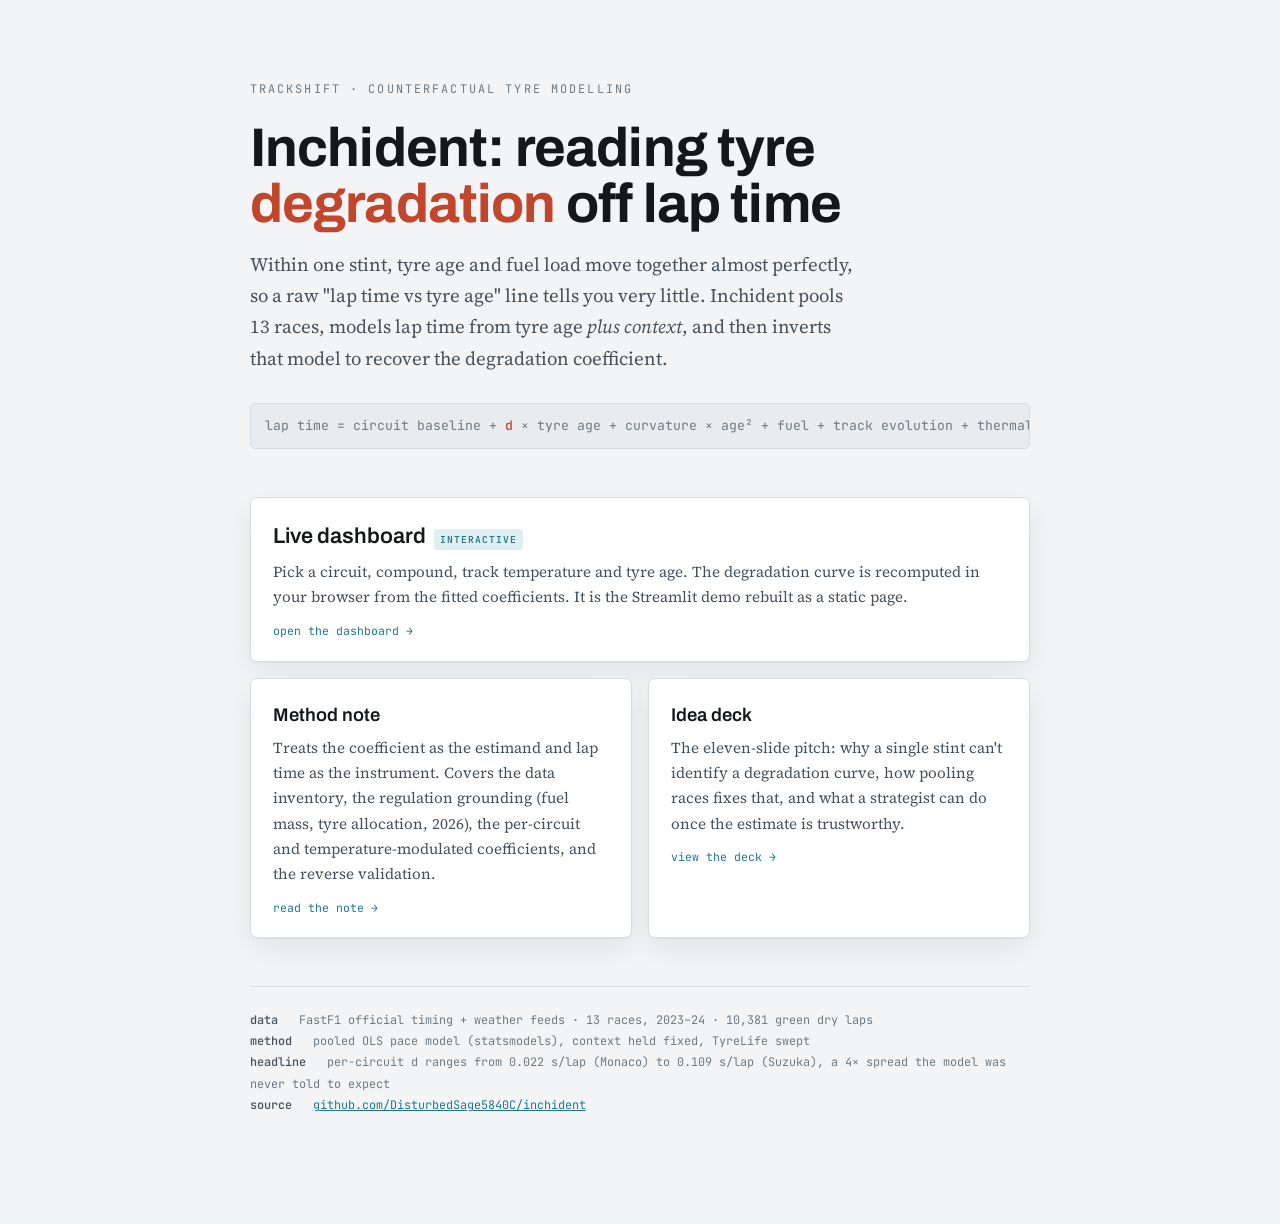
<file: web/index.html>
<!doctype html>
<html lang="en">
<head>
<meta charset="utf-8">
<title>Inchident</title>
<meta name="viewport" content="width=device-width, initial-scale=1">
<meta name="description" content="Counterfactual F1 tyre-degradation estimation: a method note, an idea deck, and a live degradation-curve dashboard.">
<link rel="preconnect" href="https://fonts.googleapis.com">
<link rel="preconnect" href="https://fonts.gstatic.com" crossorigin>
<link rel="stylesheet" href="https://fonts.googleapis.com/css2?family=Archivo:wght@500;600;700&family=Source+Serif+4:ital,opsz,wght@0,8..60,400;0,8..60,500;0,8..60,600&family=JetBrains+Mono:wght@400;500&display=swap">
<style>
  :root{
    --paper:#f2f4f5; --surface:#ffffff; --surface-2:#e8ecee;
    --ink:#14181b; --ink-soft:#46505a; --ink-faint:#6f7a83;
    --rule:#d7dde0; --rule-strong:#bfc8cc;
    --method:#1f7a8c; --method-wash:#e0eef1;
    --answer:#c1462b; --answer-wash:#f6e6e1; --answer-ink:#a3371f;
    --shadow:0 1px 2px rgba(15,20,25,.05), 0 10px 30px rgba(15,20,25,.07);
  }
  @media (prefers-color-scheme:dark){:root:not([data-theme="light"]){
    --paper:#0e1113; --surface:#161a1d; --surface-2:#1d2226;
    --ink:#e6e9ea; --ink-soft:#a9b2b8; --ink-faint:#79838a;
    --rule:#282f33; --rule-strong:#3a4247;
    --method:#52b9cb; --method-wash:#123037;
    --answer:#ef6a4c; --answer-wash:#2b1712; --answer-ink:#f2856b;
    --shadow:0 1px 2px rgba(0,0,0,.32), 0 12px 36px rgba(0,0,0,.46);
  }}
  :root[data-theme="dark"]{
    --paper:#0e1113; --surface:#161a1d; --surface-2:#1d2226;
    --ink:#e6e9ea; --ink-soft:#a9b2b8; --ink-faint:#79838a;
    --rule:#282f33; --rule-strong:#3a4247;
    --method:#52b9cb; --method-wash:#123037;
    --answer:#ef6a4c; --answer-wash:#2b1712; --answer-ink:#f2856b;
    --shadow:0 1px 2px rgba(0,0,0,.32), 0 12px 36px rgba(0,0,0,.46);
  }
  *{box-sizing:border-box}
  body{margin:0;background:var(--paper);color:var(--ink);
    font-family:"Source Serif 4",Georgia,serif;font-size:1.06rem;line-height:1.66;
    -webkit-font-smoothing:antialiased}
  a{color:var(--method)}
  main{max-width:52rem;margin:0 auto;padding:5rem 1.6rem 6rem}
  .kick{font-family:"JetBrains Mono",ui-monospace,monospace;font-size:.74rem;
    letter-spacing:.18em;text-transform:uppercase;color:var(--ink-faint);margin:0 0 1.3rem}
  h1{font-family:"Archivo",system-ui,sans-serif;font-weight:700;
    font-size:clamp(2.2rem,6vw,3.4rem);line-height:1.03;margin:0 0 1rem;
    letter-spacing:-.015em;text-wrap:balance}
  h1 .a{color:var(--answer)}
  .lede{font-size:1.18rem;color:var(--ink-soft);max-width:38rem;margin:0 0 1rem}
  .eq{font-family:"JetBrains Mono",ui-monospace,monospace;font-size:.82rem;
    color:var(--ink-faint);background:var(--surface-2);border:1px solid var(--rule);
    border-radius:5px;padding:.7rem .9rem;margin:1.8rem 0 3rem;overflow-x:auto;white-space:nowrap}
  .eq b{color:var(--answer);font-weight:500}
  .cards{display:grid;gap:1rem;grid-template-columns:1fr}
  @media (min-width:640px){.cards{grid-template-columns:1fr 1fr}
    .cards a.lead{grid-column:1 / -1}}
  a.card{display:block;text-decoration:none;color:inherit;background:var(--surface);
    border:1px solid var(--rule);border-radius:7px;padding:1.3rem 1.4rem;
    box-shadow:var(--shadow);transition:transform .12s ease,border-color .12s ease}
  a.card:hover{transform:translateY(-2px);border-color:var(--method)}
  @media (prefers-reduced-motion:reduce){a.card:hover{transform:none}}
  a.card .t{font-family:"Archivo",system-ui,sans-serif;font-weight:600;font-size:1.15rem;
    margin:0 0 .3rem;display:flex;align-items:baseline;gap:.5rem}
  a.card.lead .t{font-size:1.35rem}
  a.card .tag{font-family:"JetBrains Mono",ui-monospace,monospace;font-size:.6rem;
    letter-spacing:.1em;text-transform:uppercase;padding:.15rem .4rem;border-radius:3px;
    background:var(--answer-wash);color:var(--answer-ink)}
  a.card.lead .tag{background:var(--method-wash);color:var(--method)}
  a.card p{margin:0;font-size:.95rem;color:var(--ink-soft)}
  a.card .go{font-family:"JetBrains Mono",ui-monospace,monospace;font-size:.72rem;
    color:var(--method);margin-top:.7rem;display:block}
  .meta{margin-top:3rem;font-family:"JetBrains Mono",ui-monospace,monospace;
    font-size:.74rem;color:var(--ink-faint);line-height:1.8;
    border-top:1px solid var(--rule);padding-top:1.4rem}
  .meta b{color:var(--ink-soft);font-weight:500}
  :focus-visible{outline:2px solid var(--method);outline-offset:3px;border-radius:3px}
</style>
</head>
<body>
<main>
  <p class="kick">Trackshift · counterfactual tyre modelling</p>
  <h1>Inchident: reading tyre <span class="a">degradation</span> off lap time</h1>
  <p class="lede">Within one stint, tyre age and fuel load move together almost
  perfectly, so a raw "lap time vs tyre age" line tells you very little. Inchident
  pools 13&nbsp;races, models lap time from tyre age <em>plus context</em>, and then
  inverts that model to recover the degradation coefficient.</p>
  <div class="eq">lap time = circuit baseline + <b>d</b> × tyre age + curvature × age² + fuel + track evolution + thermal &nbsp;→&nbsp; solve for <b>d</b></div>

  <div class="cards">
    <a class="card lead" href="dashboard.html">
      <span class="t">Live dashboard <span class="tag">interactive</span></span>
      <p>Pick a circuit, compound, track temperature and tyre age. The degradation
      curve is recomputed in your browser from the fitted coefficients. It is the
      Streamlit demo rebuilt as a static page.</p>
      <span class="go">open the dashboard →</span>
    </a>

    <a class="card" href="degradation-estimation.html">
      <span class="t">Method note</span>
      <p>Treats the coefficient as the estimand and lap time as the instrument.
      Covers the data inventory, the regulation grounding (fuel mass, tyre
      allocation, 2026), the per-circuit and temperature-modulated coefficients,
      and the reverse validation.</p>
      <span class="go">read the note →</span>
    </a>

    <a class="card" href="idea-submission.html">
      <span class="t">Idea deck</span>
      <p>The eleven-slide pitch: why a single stint can't identify a degradation
      curve, how pooling races fixes that, and what a strategist can do once the
      estimate is trustworthy.</p>
      <span class="go">view the deck →</span>
    </a>
  </div>

  <p class="meta">
    <b>data</b> &nbsp; FastF1 official timing + weather feeds · 13 races, 2023–24 · 10,381 green dry laps<br>
    <b>method</b> &nbsp; pooled OLS pace model (statsmodels), context held fixed, TyreLife swept<br>
    <b>headline</b> &nbsp; per-circuit d ranges from 0.022 s/lap (Monaco) to 0.109 s/lap (Suzuka), a 4× spread the model was never told to expect<br>
    <b>source</b> &nbsp; <a href="https://github.com/DisturbedSage5840C/inchident">github.com/DisturbedSage5840C/inchident</a>
  </p>
</main>
</body>
</html>
</file>
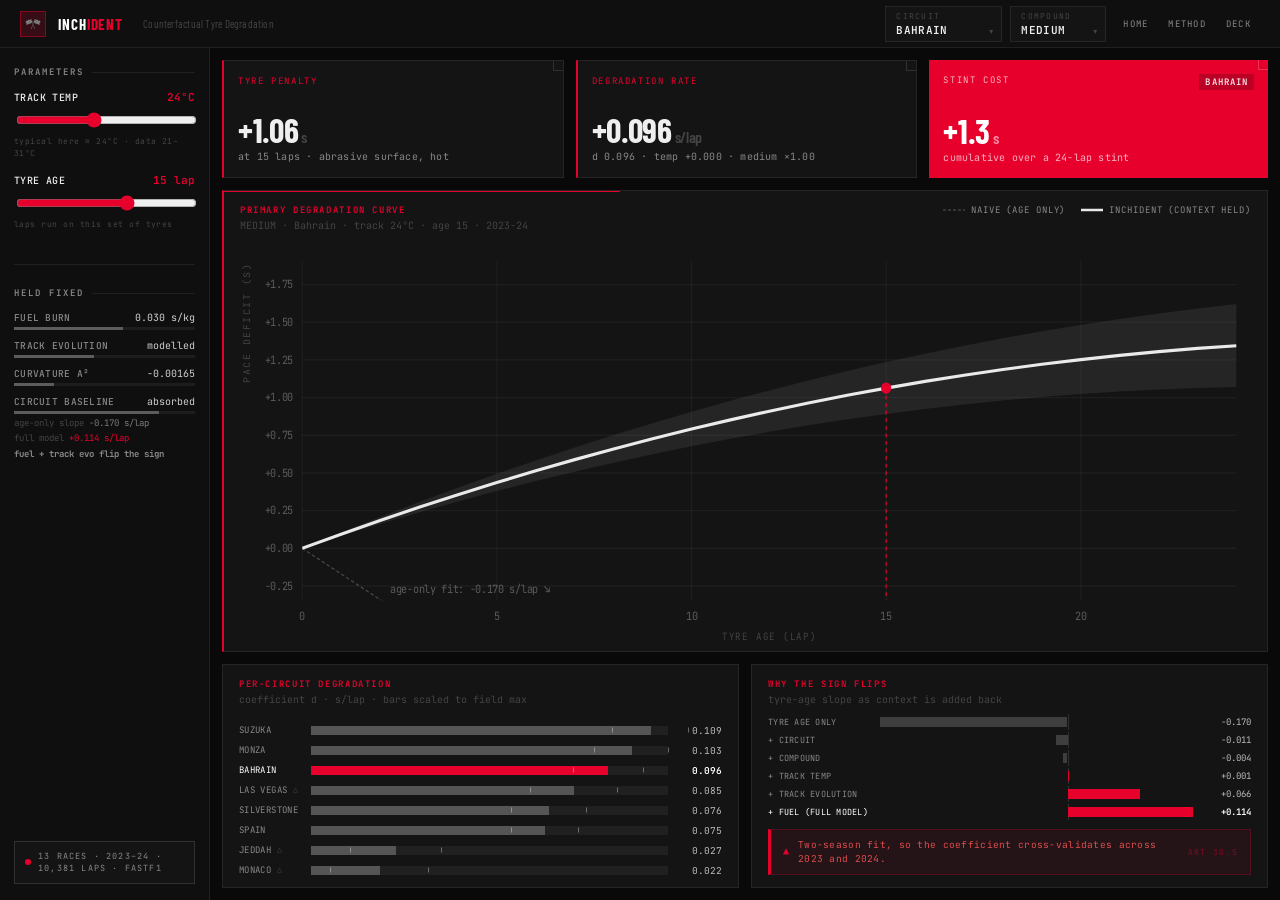
<file: web/dashboard.html>
<!doctype html>
<html lang="en">
<head>
<meta charset="utf-8">
<title>Inchident Console</title>
<meta name="viewport" content="width=device-width, initial-scale=1">
<meta name="description" content="Live degradation console. Pick circuit, compound, track temperature and tyre age; the counterfactual degradation curve and coefficients are recomputed in-browser from a model fitted on 13 F1 races.">
<link rel="preconnect" href="https://fonts.googleapis.com">
<link rel="preconnect" href="https://fonts.gstatic.com" crossorigin>
<link rel="stylesheet" href="https://fonts.googleapis.com/css2?family=Barlow+Condensed:wght@400;500;600;700;800&family=JetBrains+Mono:wght@400;500;600;700&display=swap">
<style>
  :root{
    --bg:#090909; --surface:#0f0f10; --panel:#141415; --panel-raised:#1a1a1b;
    --border:rgba(255,255,255,.07); --border-mid:rgba(255,255,255,.12);
    --text-primary:#efefef; --text-secondary:#888; --text-muted:#444; --text-label:#666;
    --red:#e8002d; --red-dim:rgba(232,0,45,.18); --red-mid:rgba(232,0,45,.45);
    --mono:"JetBrains Mono",ui-monospace,monospace;
    --condensed:"Barlow Condensed",system-ui,sans-serif;
  }
  *{box-sizing:border-box}
  *{scrollbar-width:thin;scrollbar-color:var(--border-mid) transparent}
  html,body{height:100%}
  body{
    margin:0;background:var(--bg);color:var(--text-primary);
    font-family:var(--condensed);font-feature-settings:"ss01","ss02";
    -webkit-font-smoothing:antialiased;overflow:hidden;
  }
  a{color:inherit;text-decoration:none}
  .mono{font-family:var(--mono)}
  .lbl{font-family:var(--mono);font-size:9px;letter-spacing:.18em;text-transform:uppercase;color:var(--text-label)}
  .app{display:flex;flex-direction:column;height:100%}

  /* header */
  header{
    height:48px;flex-shrink:0;display:flex;align-items:center;justify-content:space-between;
    padding:0 20px;border-bottom:1px solid var(--border);background:var(--surface);gap:16px;
  }
  .brand{display:flex;align-items:center;gap:12px;min-width:0}
  .brand__mk{width:26px;height:26px;flex-shrink:0;display:flex;align-items:center;justify-content:center;
    border:1px solid var(--red-mid);background:var(--red-dim)}
  .brand__mk img{width:16px;height:16px;object-fit:contain}
  .brand__name{font-family:var(--condensed);font-weight:700;font-size:15px;letter-spacing:.06em;color:#fff;white-space:nowrap}
  .brand__name b{color:var(--red);font-weight:700}
  .brand__sub{font-family:var(--condensed);font-weight:400;font-size:11px;letter-spacing:.02em;color:var(--text-muted);margin-left:8px;white-space:nowrap}
  .hbar{display:flex;align-items:center;gap:8px;flex-shrink:0}
  .chip{display:flex;flex-direction:column;justify-content:center;padding:4px 10px;border:1px solid var(--border);background:var(--panel);min-width:96px;position:relative}
  .chip>span:first-child{font-family:var(--mono);font-size:8px;letter-spacing:.16em;color:var(--text-muted);text-transform:uppercase}
  .chip select{
    -webkit-appearance:none;appearance:none;background:transparent;border:0;padding:2px 14px 0 0;margin:0;
    font-family:var(--mono);font-size:11px;font-weight:600;letter-spacing:.03em;color:var(--text-primary);
    width:100%;cursor:pointer;outline:none;
  }
  .chip::after{content:"▾";position:absolute;right:8px;bottom:5px;font-size:8px;color:var(--text-muted);pointer-events:none}
  .chip select option{background:#161616;color:#efefef}
  .nav{display:flex;gap:2px}
  .nav a{font-family:var(--mono);font-size:9px;letter-spacing:.14em;text-transform:uppercase;color:var(--text-secondary);
    padding:6px 8px;border:1px solid transparent}
  .nav a:hover{color:#eee;border-color:var(--border)}

  /* body split */
  .body{display:flex;flex:1;overflow:hidden}

  /* sidebar */
  aside{
    width:210px;flex-shrink:0;background:var(--surface);border-right:1px solid var(--border);
    display:flex;flex-direction:column;padding:16px 14px;overflow-y:auto;gap:4px;
  }
  .sect{display:flex;align-items:center;gap:8px;margin:2px 0 12px}
  .sect span{font-family:var(--mono);font-size:9px;letter-spacing:.22em;font-weight:600;text-transform:uppercase;color:var(--text-secondary);white-space:nowrap}
  .sect .ln{flex:1;height:1px;background:var(--border)}
  .divider{height:1px;background:var(--border);margin:16px 0}

  .fld{margin-bottom:14px}
  .fld__top{display:flex;justify-content:space-between;align-items:baseline;margin-bottom:6px}
  .fld__top b{font-family:var(--mono);font-size:10px;font-weight:500;letter-spacing:.04em;color:var(--text-primary);text-transform:uppercase}
  .fld__top i{font-family:var(--mono);font-size:11px;font-style:normal;color:var(--red);font-weight:600}
  .fld input[type=range]{width:100%;height:16px;accent-color:var(--red);cursor:pointer;background:transparent}
  .fld small{display:block;font-family:var(--mono);font-size:8px;letter-spacing:.06em;color:var(--text-muted);margin-top:4px;line-height:1.5}

  .held{display:flex;flex-direction:column;gap:9px}
  .held__row{display:flex;flex-direction:column;gap:3px}
  .held__row .k{display:flex;justify-content:space-between;align-items:baseline}
  .held__row .k b{font-family:var(--mono);font-size:9.5px;font-weight:500;color:var(--text-secondary);text-transform:uppercase;letter-spacing:.03em}
  .held__row .k i{font-family:var(--mono);font-size:10px;font-style:normal;color:#cfcfcf}
  .held__bar{height:3px;background:rgba(255,255,255,.06)}
  .held__bar span{display:block;height:100%;background:rgba(255,255,255,.28)}

  .flip{margin-top:2px;font-family:var(--mono);font-size:9px;line-height:1.7;color:var(--text-muted)}
  .flip b{color:var(--text-secondary)}
  .flip .neg{color:#7a7a7a}
  .flip .pos{color:var(--red)}

  .spacer{flex:1}
  .provenance{
    margin-top:14px;padding:8px 10px;border:1px solid var(--border-mid);background:var(--panel);
    font-family:var(--mono);font-size:8.5px;letter-spacing:.14em;text-transform:uppercase;color:var(--text-secondary);
    display:flex;align-items:center;gap:7px;line-height:1.5;
  }
  .provenance .dot{width:6px;height:6px;border-radius:50%;background:var(--red);flex-shrink:0;animation:pulse 2.4s ease-in-out infinite}
  @keyframes pulse{0%,100%{opacity:1}50%{opacity:.25}}
  @media (prefers-reduced-motion:reduce){.provenance .dot{animation:none}}

  /* main */
  main{flex:1;display:flex;flex-direction:column;padding:12px;gap:12px;overflow:hidden;min-width:0}

  .kpis{display:flex;gap:12px;flex-shrink:0;height:118px}
  .kpi{
    flex:1;display:flex;flex-direction:column;justify-content:space-between;padding:14px;position:relative;overflow:hidden;
    background:var(--panel);border:1px solid var(--border);border-left:2px solid var(--red);
  }
  .kpi.exec{background:var(--red);border:none}
  .kpi__corner{position:absolute;top:0;right:0;width:10px;height:10px;
    border-left:1px solid var(--border-mid);border-bottom:1px solid var(--border-mid)}
  .kpi.exec .kpi__corner{border-color:rgba(255,255,255,.2)}
  .kpi__top{display:flex;align-items:flex-start;justify-content:space-between;position:relative}
  .kpi__k{font-family:var(--mono);font-size:9px;letter-spacing:.18em;text-transform:uppercase;color:var(--red)}
  .kpi.exec .kpi__k{color:rgba(255,255,255,.7)}
  .kpi__tag{font-family:var(--mono);font-size:9px;font-weight:600;letter-spacing:.12em;padding:2px 6px;
    background:rgba(255,255,255,.06);color:#8a8a8a}
  .kpi.exec .kpi__tag{background:rgba(0,0,0,.2);color:rgba(255,255,255,.9)}
  .kpi__v{font-family:var(--condensed);font-weight:700;font-size:34px;line-height:1;letter-spacing:-.01em;
    color:var(--text-primary);margin:8px 0 3px}
  .kpi.exec .kpi__v{color:#fff}
  .kpi__s{font-family:var(--mono);font-size:10px;letter-spacing:.02em;color:var(--text-secondary)}
  .kpi.exec .kpi__s{color:rgba(255,255,255,.7)}
  .kpi__v .unit{font-size:16px;font-weight:600;color:var(--text-muted);margin-left:3px}
  .kpi.exec .kpi__v .unit{color:rgba(255,255,255,.55)}

  .card{background:var(--panel);border:1px solid var(--border);position:relative;display:flex;flex-direction:column;min-height:0}
  .card--primary{border-left:2px solid var(--red)}
  .card__accent{position:absolute;top:0;left:0;height:1px;width:38%;background:var(--red)}
  .card__hd{display:flex;align-items:flex-start;justify-content:space-between;padding:13px 16px 8px;flex-shrink:0;gap:12px}
  .card__hd h3{margin:0;font-family:var(--mono);font-size:9px;letter-spacing:.18em;text-transform:uppercase;color:var(--red);font-weight:600}
  .card__hd .meta{font-family:var(--mono);font-size:10px;color:var(--text-muted);margin-top:3px}
  .legend{display:flex;gap:16px;align-items:center;flex-wrap:nowrap;flex-shrink:0}
  .legend div{display:flex;align-items:center;gap:6px}
  .legend .lbl{color:var(--text-secondary);white-space:nowrap;letter-spacing:.1em}

  .chartbox{flex:1;min-height:0;padding:0 10px 8px}
  svg{display:block;width:100%;height:100%}

  .row3{display:flex;gap:12px;flex-shrink:0;height:224px}
  .row3 .card{flex:1;min-width:0}
  .barsbox{flex:1;min-height:0;padding:6px 16px 10px;overflow:hidden}
  .barrow{display:grid;grid-template-columns:64px 1fr 46px;align-items:center;gap:8px;height:20px}
  .barrow .nm{font-family:var(--mono);font-size:9px;text-transform:uppercase;letter-spacing:.04em;color:var(--text-secondary);white-space:nowrap;overflow:hidden;text-overflow:ellipsis}
  .barrow.on .nm{color:#fff}
  .barrow .track{position:relative;height:9px;background:rgba(255,255,255,.05)}
  .barrow .fill{position:absolute;left:0;top:0;height:100%;background:rgba(255,255,255,.24)}
  .barrow.on .fill{background:var(--red)}
  .barrow .ci{position:absolute;top:50%;height:5px;transform:translateY(-50%);border-left:1px solid rgba(255,255,255,.35);border-right:1px solid rgba(255,255,255,.35)}
  .barrow .vv{font-family:var(--mono);font-size:9.5px;color:#bbb;text-align:right}
  .barrow.on .vv{color:#fff;font-weight:600}
  .barrow .star{color:var(--text-muted);font-size:8px}

  .flipbox{flex:1;min-height:0;padding:8px 16px;display:flex;flex-direction:column;gap:6px;justify-content:center}
  .fliprow{display:grid;grid-template-columns:104px 1fr 50px;align-items:center;gap:8px;height:19px}
  .fliprow .nm{font-family:var(--mono);font-size:8.5px;text-transform:uppercase;letter-spacing:.03em;color:var(--text-secondary);white-space:nowrap;overflow:hidden;text-overflow:ellipsis}
  .fliprow .dbar{position:relative;height:10px}
  .fliprow .dbar .zero{position:absolute;top:-3px;bottom:-3px;width:1px;background:var(--border-mid)}
  .fliprow .dbar .seg{position:absolute;top:0;height:100%}
  .fliprow .neg{background:rgba(255,255,255,.18)}
  .fliprow .pos{background:var(--red)}
  .fliprow .vv{font-family:var(--mono);font-size:9px;text-align:right;color:#bbb}
  .fliprow.last .nm{color:#fff}
  .fliprow.last .vv{color:#fff;font-weight:600}

  .alert{margin:8px 16px 12px;flex-shrink:0;display:flex;align-items:center;gap:9px;padding:8px 12px;
    background:rgba(232,0,45,.07);border:1px solid rgba(232,0,45,.25);border-left:3px solid var(--red)}
  .alert .mk{font-family:var(--mono);font-size:10px;color:var(--red)}
  .alert .tx{font-family:var(--mono);font-size:9.5px;letter-spacing:.03em;color:rgba(232,80,80,.95);line-height:1.5}
  .alert .rt{margin-left:auto;font-family:var(--mono);font-size:8px;letter-spacing:.16em;color:rgba(232,0,45,.5);flex-shrink:0}

  /* svg text helpers */
  .ax{fill:rgba(255,255,255,.3);font:9px "JetBrains Mono",monospace}
  .axt{fill:rgba(255,255,255,.2);font:8px "JetBrains Mono",monospace;letter-spacing:.12em}
  .grid{stroke:rgba(255,255,255,.045)}

  @media (max-width:1000px){
    body{overflow:auto}
    .app{height:auto;min-height:100%}
    .body{flex-direction:column;overflow:visible}
    aside{width:auto;border-right:none;border-bottom:1px solid var(--border);flex-direction:row;flex-wrap:wrap;gap:16px 24px;align-items:flex-start}
    aside>*{flex:1;min-width:150px}
    .sect{margin-bottom:8px}
    .divider{display:none}
    .spacer{display:none}
    .provenance{width:100%;flex-basis:100%}
    main{overflow:visible}
    .kpis,.row3{height:auto;flex-wrap:wrap}
    .kpi{min-width:150px}
    .row3 .card{min-width:260px;min-height:220px}
    .card[style]{flex:none!important}
    .card--primary{min-height:400px}
    .card__hd{flex-wrap:wrap;gap:6px}
    .legend{flex-wrap:wrap;gap:10px 14px}
    .chartbox{height:320px;flex:1}
  }
  @media (max-width:560px){
    header{height:auto;flex-wrap:wrap;padding:10px 14px;gap:10px}
    .hbar{flex-wrap:wrap}
    .brand__sub{display:none}
    .kpi{flex-basis:100%}
    .row3 .card{flex-basis:100%}
  }
</style>
</head>
<body>
<div class="app">

  <header>
    <div class="brand">
      <span class="brand__mk"><img alt="Inchident" src="[data-uri]"></span>
      <span class="brand__name">INCH<b>IDENT</b></span>
      <span class="brand__sub">Counterfactual Tyre Degradation</span>
    </div>
    <div class="hbar">
      <label class="chip"><span>Circuit</span><select id="circuit" aria-label="Circuit"></select></label>
      <label class="chip"><span>Compound</span><select id="compound" aria-label="Tyre compound"></select></label>
      <nav class="nav">
        <a href="index.html">Home</a>
        <a href="degradation-estimation.html">Method</a>
        <a href="idea-submission.html">Deck</a>
      </nav>
    </div>
  </header>

  <div class="body">
    <aside>
      <div>
        <div class="sect"><span>Parameters</span><div class="ln"></div></div>
        <div class="fld">
          <div class="fld__top"><b>Track Temp</b><i><span id="temp-val"></span>°C</i></div>
          <input type="range" id="temp" min="10" max="55" step="1" aria-label="Track temperature in Celsius">
          <small id="temp-hint"></small>
        </div>
        <div class="fld">
          <div class="fld__top"><b>Tyre Age</b><i><span id="age-val"></span> lap</i></div>
          <input type="range" id="age" min="0" max="35" step="1" aria-label="Tyre age in laps">
          <small>laps run on this set of tyres</small>
        </div>
      </div>

      <div class="divider"></div>

      <div>
        <div class="sect"><span>Held Fixed</span><div class="ln"></div></div>
        <div class="held">
          <div class="held__row">
            <div class="k"><b>Fuel burn</b><i>0.030 s/kg</i></div>
            <div class="held__bar"><span style="width:60%"></span></div>
          </div>
          <div class="held__row">
            <div class="k"><b>Track evolution</b><i>modelled</i></div>
            <div class="held__bar"><span style="width:44%"></span></div>
          </div>
          <div class="held__row">
            <div class="k"><b>Curvature a²</b><i>−0.00165</i></div>
            <div class="held__bar"><span style="width:22%"></span></div>
          </div>
          <div class="held__row">
            <div class="k"><b>Circuit baseline</b><i>absorbed</i></div>
            <div class="held__bar"><span style="width:80%"></span></div>
          </div>
        </div>
        <p class="flip">
          age-only slope <span class="neg">−0.170 s/lap</span><br>
          full model <span class="pos">+0.114 s/lap</span><br>
          <b>fuel + track evo flip the sign</b>
        </p>
      </div>

      <div class="spacer"></div>
      <div class="provenance">
        <span class="dot"></span>
        <span id="prov">13 races · 2023–24 · 10,381 laps · FastF1</span>
      </div>
    </aside>

    <main>
      <div class="kpis">
        <div class="kpi">
          <span class="kpi__corner"></span>
          <div class="kpi__top"><span class="kpi__k">Tyre Penalty</span></div>
          <div>
            <div class="kpi__v" id="k-pen">–</div>
            <div class="kpi__s" id="k-pen-s">vs fresh tyre · context held</div>
          </div>
        </div>
        <div class="kpi">
          <span class="kpi__corner"></span>
          <div class="kpi__top"><span class="kpi__k">Degradation Rate</span></div>
          <div>
            <div class="kpi__v" id="k-rate">–</div>
            <div class="kpi__s" id="k-rate-s">effective d at these conditions</div>
          </div>
        </div>
        <div class="kpi exec">
          <span class="kpi__corner"></span>
          <div class="kpi__top"><span class="kpi__k">Stint Cost</span><span class="kpi__tag" id="k-cost-tag">STINT</span></div>
          <div>
            <div class="kpi__v" id="k-cost">–</div>
            <div class="kpi__s" id="k-cost-s">cumulative loss over the stint</div>
          </div>
        </div>
      </div>

      <div class="card card--primary" style="flex:1 1 0">
        <span class="card__accent"></span>
        <div class="card__hd">
          <div>
            <h3>Primary Degradation Curve</h3>
            <div class="meta" id="chart-meta">–</div>
          </div>
          <div class="legend">
            <div><svg width="22" height="6"><line x1="0" y1="3" x2="22" y2="3" stroke="rgba(255,255,255,.28)" stroke-width="1" stroke-dasharray="3 2"/></svg><span class="lbl">Naive (age only)</span></div>
            <div><svg width="22" height="6"><line x1="0" y1="3" x2="22" y2="3" stroke="rgba(255,255,255,.9)" stroke-width="2.5"/></svg><span class="lbl">Inchident (context held)</span></div>
          </div>
        </div>
        <div class="chartbox"><svg id="chart" viewBox="0 0 900 320" preserveAspectRatio="none" role="img" aria-label="Degradation penalty versus tyre age"></svg></div>
      </div>

      <div class="row3">
        <div class="card">
          <div class="card__hd"><div><h3>Per-Circuit Degradation</h3><div class="meta">coefficient d · s/lap · bars scaled to field max</div></div></div>
          <div class="barsbox" id="bars"></div>
        </div>
        <div class="card">
          <div class="card__hd"><div><h3>Why The Sign Flips</h3><div class="meta">tyre-age slope as context is added back</div></div></div>
          <div class="flipbox" id="flip"></div>
          <div class="alert">
            <span class="mk">▲</span>
            <span class="tx" id="alert-tx">SOFT coefficient carries selection bias: softs are pitted before the cliff (FIA Art. 30.5).</span>
            <span class="rt">ART 30.5</span>
          </div>
        </div>
      </div>
    </main>
  </div>
</div>

<script>
const COEF = {"circuits":{"Suzuka":0.1094,"Monza":0.1033,"Bahrain":0.0956,"Las Vegas":0.0846,"Silverstone":0.0765,"Spain":0.0752,"Jeddah":0.0274,"Monaco":0.022},"ci":{"Suzuka":[0.097,0.1217],"Monza":[0.0912,0.1153],"Bahrain":[0.0842,0.1071],"Las Vegas":[0.0705,0.0988],"Silverstone":[0.0642,0.0889],"Spain":[0.0642,0.0863],"Jeddah":[0.0125,0.0423],"Monaco":[0.006,0.0379]},"circuit_note":{"Suzuka":"fast, high-energy corners","Monza":"low downforce, heavy braking","Bahrain":"abrasive surface, hot","Las Vegas":"cold night, long straights","Silverstone":"fast, cool, flowing","Spain":"sustained-load corners","Jeddah":"smooth street, low abrasion","Monaco":"lowest energy, management race"},"curvature":-0.00165,"temp_slope_per_degC":0.00042,"mean_track_temp":33.7,"compound_mult":{"HARD":1.022,"MEDIUM":1.0,"SOFT":1.108},"meta":{"Bahrain":{"tt_typ":24,"tt_lo":21,"tt_hi":31,"compounds":["HARD","MEDIUM","SOFT"],"paired":true,"year":"2023-24","maxage":24},"Jeddah":{"tt_typ":31,"tt_lo":30,"tt_hi":32,"compounds":["HARD","MEDIUM","SOFT"],"paired":false,"year":"2024","maxage":35},"Las Vegas":{"tt_typ":17,"tt_lo":16,"tt_hi":19,"compounds":["HARD","MEDIUM"],"paired":false,"year":"2024","maxage":26},"Monaco":{"tt_typ":46,"tt_lo":40,"tt_hi":49,"compounds":["HARD","MEDIUM","SOFT"],"paired":false,"year":"2024","maxage":35},"Monza":{"tt_typ":44,"tt_lo":41,"tt_hi":51,"compounds":["HARD","MEDIUM"],"paired":true,"year":"2023-24","maxage":34},"Silverstone":{"tt_typ":29,"tt_lo":24,"tt_hi":33,"compounds":["HARD","MEDIUM","SOFT"],"paired":true,"year":"2023-24","maxage":29},"Spain":{"tt_typ":33,"tt_lo":27,"tt_hi":43,"compounds":["HARD","MEDIUM","SOFT"],"paired":true,"year":"2023-24","maxage":29},"Suzuka":{"tt_typ":37,"tt_lo":31,"tt_hi":44,"compounds":["HARD","MEDIUM","SOFT"],"paired":true,"year":"2023-24","maxage":26}},"n_laps":10381,"n_races":13,"fuel_s_per_kg":{"prior":0.03,"recovered":0.0302},"naive_s_per_lap":-0.17,"full_s_per_lap":0.1137,"slope_progression":[{"label":"tyre age only","slope":-0.17},{"label":"+ circuit","slope":-0.0107},{"label":"+ compound","slope":-0.0042},{"label":"+ track temp","slope":0.0008},{"label":"+ track evolution","slope":0.0662},{"label":"+ fuel  (full model)","slope":0.1137}],"formula":"D(a) = (d_circuit + temp_slope*(trackTemp - circuit_typical_temp)) * compound_mult * a  +  curvature * a^2"};

const $ = id => document.getElementById(id);
const NS = "http://www.w3.org/2000/svg";
const circuitSel = $("circuit"), compoundSel = $("compound"), tempSl = $("temp"), ageSl = $("age");
const CIRCUITS = Object.keys(COEF.circuits);
const RANKED = [...CIRCUITS].sort((a,b)=>COEF.circuits[b]-COEF.circuits[a]);
CIRCUITS.forEach(c => circuitSel.add(new Option(c.toUpperCase(), c)));

const fmt = (x,dp=2) => (x>=0?"+":"−") + Math.abs(x).toFixed(dp);

function rate(circuitD, temp, circuit, compound){
  const typ = COEF.meta[circuit].tt_typ;
  return (circuitD + COEF.temp_slope_per_degC*(temp - typ)) * COEF.compound_mult[compound];
}
// concave global curvature can pull very low-deg circuits below zero mid-stint;
// a worn tyre is never faster than a fresh one, so clamp the reading at zero.
const penalty = (d,a) => Math.max(0, d*a + COEF.curvature*a*a);

function syncCompound(){
  const avail = COEF.meta[circuitSel.value].compounds;
  const prev = compoundSel.value;
  compoundSel.innerHTML = "";
  avail.forEach(c => compoundSel.add(new Option(c, c)));
  compoundSel.value = avail.includes(prev) ? prev : avail.includes("MEDIUM") ? "MEDIUM" : avail[0];
}
function syncRanges(){
  const m = COEF.meta[circuitSel.value];
  tempSl.min = Math.max(5, m.tt_lo - 8);
  tempSl.max = m.tt_hi + 8;
  if (tempSl.dataset.touched !== "1") tempSl.value = m.tt_typ;
  tempSl.value = Math.min(Math.max(+tempSl.value, +tempSl.min), +tempSl.max);
  ageSl.max = m.maxage;
  ageSl.value = Math.min(+ageSl.value, +ageSl.max);
  $("temp-hint").textContent = `typical here ≈ ${m.tt_typ}°C · data ${m.tt_lo}–${m.tt_hi}°C`;
}

function el(tag, attrs, txt){
  const n = document.createElementNS(NS, tag);
  for (const k in attrs) n.setAttribute(k, attrs[k]);
  if (txt != null) n.textContent = txt;
  return n;
}

function drawChart(circuit, compound, temp, age){
  const svg = $("chart");
  svg.innerHTML = "";
  const W = 900, H = 320, L = 60, R = 18, T = 16, B = 34;
  const maxAge = COEF.meta[circuit].maxage;
  const d   = rate(COEF.circuits[circuit], temp, circuit, compound);
  const dLo = rate(COEF.ci[circuit][0],   temp, circuit, compound);
  const dHi = rate(COEF.ci[circuit][1],   temp, circuit, compound);
  const naive = COEF.naive_s_per_lap;
  const yMax = Math.max(0.5, penalty(dHi, maxAge) * 1.18);
  const yMin = -0.18 * yMax;
  const x = a => L + (W-L-R) * a / maxAge;
  const y = v => T + (H-T-B) * (1 - (v - yMin) / (yMax - yMin));

  const clipId = "plot";
  const defs = el("defs"); const cp = el("clipPath", {id: clipId});
  cp.appendChild(el("rect", {x:L, y:T, width:W-L-R, height:H-T-B}));
  defs.appendChild(cp); svg.appendChild(defs);

  // gridlines + y ticks
  const step = yMax > 2 ? 0.5 : yMax > 1 ? 0.25 : 0.1;
  for (let v = Math.ceil(yMin/step)*step; v <= yMax + 1e-9; v += step){
    svg.appendChild(el("line", {x1:L, y1:y(v), x2:W-R, y2:y(v), class:"grid", "stroke-width": Math.abs(v)<1e-9?1.4:1, stroke: Math.abs(v)<1e-9?"rgba(255,255,255,.14)":"rgba(255,255,255,.045)"}));
    svg.appendChild(el("text", {x:L-8, y:y(v)+3, class:"ax", "text-anchor":"end"}, `${v>=0?"+":"−"}${Math.abs(v).toFixed(2)}`));
  }
  // x ticks
  for (let a = 0; a <= maxAge; a += 5){
    svg.appendChild(el("line", {x1:x(a), y1:T, x2:x(a), y2:H-B, class:"grid"}));
    svg.appendChild(el("text", {x:x(a), y:H-B+16, class:"ax", "text-anchor":"middle"}, a));
  }
  svg.appendChild(el("text", {x:(L+W-R)/2, y:H-2, class:"axt", "text-anchor":"middle"}, "TYRE AGE (LAP)"));
  svg.appendChild(el("text", {x:14, y:T+2, class:"axt", "text-anchor":"end", transform:`rotate(-90 14 ${T+2})`}, "PACE DEFICIT (S)"));

  const g = el("g", {"clip-path":`url(#${clipId})`});

  // CI band
  const top = [], bot = [];
  for (let a = 0; a <= maxAge; a++){ top.push(`${a?"L":"M"}${x(a)},${y(penalty(dHi,a))}`); }
  for (let a = maxAge; a >= 0; a--){ bot.push(`L${x(a)},${y(penalty(dLo,a))}`); }
  g.appendChild(el("path", {d: top.join("")+bot.join("")+"Z", fill:"rgba(255,255,255,.07)", stroke:"none"}));

  // naive line (age-only)
  const nline = [];
  for (let a = 0; a <= maxAge; a++){ nline.push(`${a?"L":"M"}${x(a)},${y(naive*a)}`); }
  g.appendChild(el("path", {d:nline.join(""), fill:"none", stroke:"rgba(255,255,255,.22)", "stroke-width":1, "stroke-dasharray":"3 2"}));

  // clean curve
  const cline = [];
  for (let a = 0; a <= maxAge; a++){ cline.push(`${a?"L":"M"}${x(a)},${y(penalty(d,a))}`); }
  g.appendChild(el("path", {d:cline.join(""), fill:"none", stroke:"rgba(255,255,255,.9)", "stroke-width":2.5, "stroke-linejoin":"round"}));

  // current-age marker
  const px = x(age), py = y(penalty(d, age));
  g.appendChild(el("line", {x1:px, y1:py, x2:px, y2:H-B, stroke:"var(--red)", "stroke-width":1, "stroke-dasharray":"3 3"}));
  g.appendChild(el("circle", {cx:px, cy:py, r:4.5, fill:"var(--red)"}));
  svg.appendChild(g);

  // naive annotation: sit it just above where the age-only line dives off the floor
  const naiveExit = Math.min(maxAge, yMin / naive);
  svg.appendChild(el("text", {x:x(naiveExit)+8, y:y(yMin)-6, class:"ax", fill:"rgba(255,255,255,.34)", "text-anchor":"start"}, "age-only fit: −0.170 s/lap ↘"));
}

function drawBars(circuit){
  const box = $("bars"); box.innerHTML = "";
  const fieldMax = COEF.circuits[RANKED[0]] * 1.05;
  RANKED.forEach(c => {
    const on = c === circuit;
    const row = document.createElement("div");
    row.className = "barrow" + (on ? " on" : "");
    const m = COEF.meta[c];
    row.innerHTML =
      `<span class="nm">${c}${m.paired ? "" : ' <span class="star">△</span>'}</span>` +
      `<span class="track">` +
        `<span class="fill" style="width:${(COEF.circuits[c]/fieldMax*100).toFixed(1)}%"></span>` +
        `<span class="ci" style="left:${(COEF.ci[c][0]/fieldMax*100).toFixed(1)}%;width:${((COEF.ci[c][1]-COEF.ci[c][0])/fieldMax*100).toFixed(1)}%"></span>` +
      `</span>` +
      `<span class="vv">${COEF.circuits[c].toFixed(3)}</span>`;
    box.appendChild(row);
  });
}

function drawFlip(){
  const box = $("flip"); box.innerHTML = "";
  const sp = COEF.slope_progression;
  const lo = Math.min(...sp.map(s=>s.slope)), hi = Math.max(...sp.map(s=>s.slope));
  const span = hi - lo;
  const zeroPct = (-lo / span) * 100;
  sp.forEach((s,i) => {
    const row = document.createElement("div");
    row.className = "fliprow" + (i === sp.length-1 ? " last" : "");
    let seg;
    if (s.slope >= 0){
      seg = `<span class="seg pos" style="left:${zeroPct}%;width:${(s.slope/span*100).toFixed(1)}%"></span>`;
    } else {
      seg = `<span class="seg neg" style="left:${((s.slope-lo)/span*100).toFixed(1)}%;width:${(-s.slope/span*100).toFixed(1)}%"></span>`;
    }
    row.innerHTML =
      `<span class="nm">${s.label.trim()}</span>` +
      `<span class="dbar"><span class="zero" style="left:${zeroPct}%"></span>${seg}</span>` +
      `<span class="vv">${s.slope>=0?"+":"−"}${Math.abs(s.slope).toFixed(3)}</span>`;
    box.appendChild(row);
  });
}

function render(){
  const circuit = circuitSel.value, compound = compoundSel.value;
  const temp = +tempSl.value, age = +ageSl.value;
  const m = COEF.meta[circuit];
  $("temp-val").textContent = temp;
  $("age-val").textContent = age;

  const d = rate(COEF.circuits[circuit], temp, circuit, compound);
  const tAdj = COEF.temp_slope_per_degC * (temp - m.tt_typ);
  const pen = penalty(d, age);
  const cost = penalty(d, m.maxage);

  $("k-pen").innerHTML = `${fmt(pen)}<span class="unit">s</span>`;
  $("k-pen-s").textContent = `at ${age} laps · ${COEF.circuit_note[circuit]}`;
  $("k-rate").innerHTML = `${fmt(d,3)}<span class="unit">s/lap</span>`;
  $("k-rate-s").textContent = `d ${COEF.circuits[circuit].toFixed(3)} · temp ${fmt(tAdj,3)} · ${compound.toLowerCase()} ×${COEF.compound_mult[compound].toFixed(2)}`;
  $("k-cost").innerHTML = `${fmt(cost,1)}<span class="unit">s</span>`;
  $("k-cost-s").textContent = `cumulative over a ${m.maxage}-lap stint`;
  $("k-cost-tag").textContent = circuit.toUpperCase();

  $("chart-meta").textContent = `${compound} · ${circuit} · track ${temp}°C · age ${age} · ${m.year}${m.paired ? "" : " · 1 season"}`;
  $("prov").textContent = `${COEF.n_races} races · ${m.year === "2024" ? "2024 only" : "2023–24"} · ${COEF.n_laps.toLocaleString()} laps · FastF1`;
  $("alert-tx").textContent = compound === "SOFT"
    ? "SOFT coefficient carries selection bias: softs are pitted before the cliff (FIA Art. 30.5)."
    : (m.paired ? "Two-season fit, so the coefficient cross-validates across 2023 and 2024." : "Single-season circuit, so the coefficient cannot be cross-validated across years.");

  drawChart(circuit, compound, temp, age);
  drawBars(circuit);
}

circuitSel.onchange = () => { syncCompound(); syncRanges(); render(); };
compoundSel.onchange = render;
tempSl.oninput = () => { tempSl.dataset.touched = "1"; render(); };
ageSl.oninput = render;
addEventListener("resize", () => drawChart(circuitSel.value, compoundSel.value, +tempSl.value, +ageSl.value));

circuitSel.value = "Bahrain";
syncCompound(); syncRanges();
ageSl.value = Math.min(15, COEF.meta.Bahrain.maxage);
drawFlip();
render();
</script>
</body>
</html>
</file>
